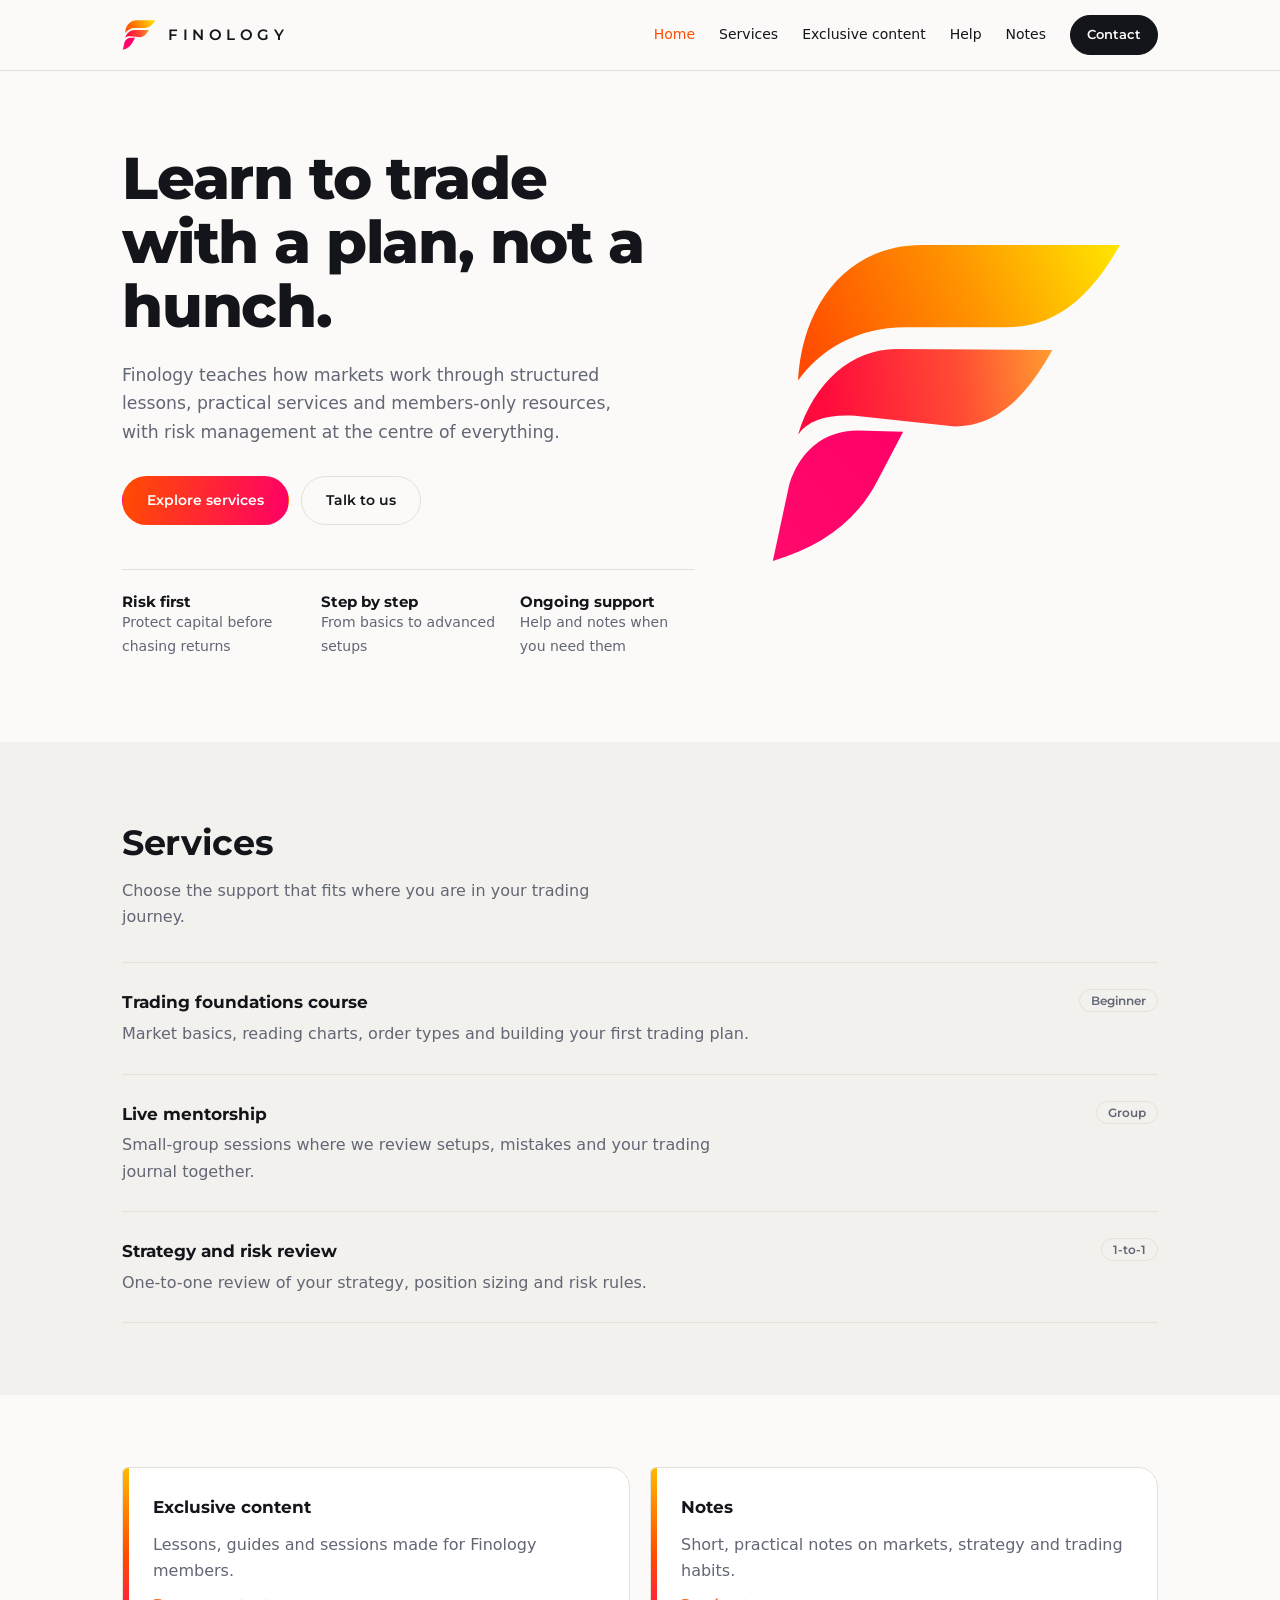
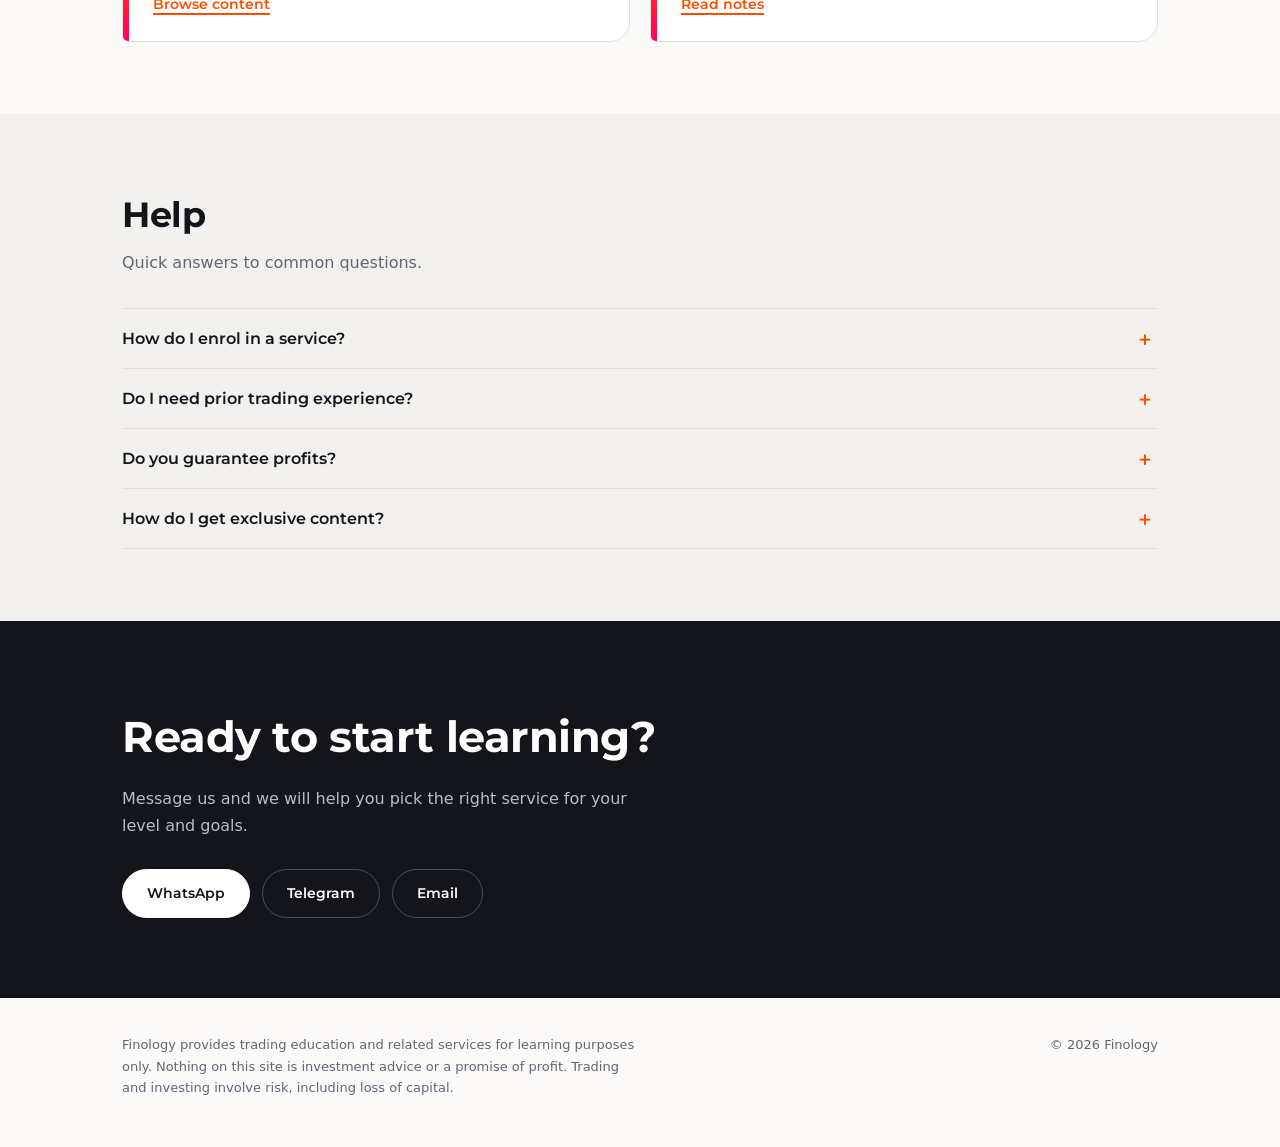
<file: index.html>
<!DOCTYPE html>
<html lang="en">
<head>
<meta charset="utf-8">
<meta name="viewport" content="width=device-width, initial-scale=1">
<title>Finology | Trading education and services</title>
<meta name="description" content="Finology offers structured trading education, practical services and exclusive resources built around risk management.">
<link rel="preconnect" href="https://fonts.googleapis.com">
<link rel="preconnect" href="https://fonts.gstatic.com" crossorigin>
<link href="https://fonts.googleapis.com/css2?family=Montserrat:wght@500;600;700;800&display=swap" rel="stylesheet">
<link rel="stylesheet" href="style.css">
</head>
<body>
<main id="top">
<section class="hero"><div class="wrap">
<div>
<h1 data-s="heroTitle"></h1>
<p class="lead" data-s="heroText"></p>
<div class="cta"><a class="btn hot" href="#services">Explore services</a><a class="btn ghost" href="#contact">Talk to us</a></div>
<div class="pts"><div><b>Risk first</b>Protect capital before chasing returns</div><div><b>Step by step</b>From basics to advanced setups</div><div><b>Ongoing support</b>Help and notes when you need them</div></div>
</div>
<svg class="logo" role="img" aria-label="Finology F mark"><use href="#mark"/></svg>
</div></section>

<section class="sec alt" id="services"><div class="wrap">
<div class="head"><h2>Services</h2><p data-s="servicesIntro"></p></div>
<div data-list="services"></div>
</div></section>

<section class="sec"><div class="wrap"><div class="tiles">
<a class="tile" href="exclusive.html"><h3>Exclusive content</h3><p data-s="exclusiveIntro"></p><span class="more">Browse content</span></a>
<a class="tile" href="notes.html"><h3>Notes</h3><p data-s="notesIntro"></p><span class="more">Read notes</span></a>
</div></div></section>

<section class="sec alt" id="help"><div class="wrap">
<div class="head"><h2>Help</h2><p data-s="helpIntro"></p></div>
<div data-list="help"></div>
</div></section>
</main>
<script src="data.js"></script>
<script src="site.js"></script>
</body>
</html>
</file>
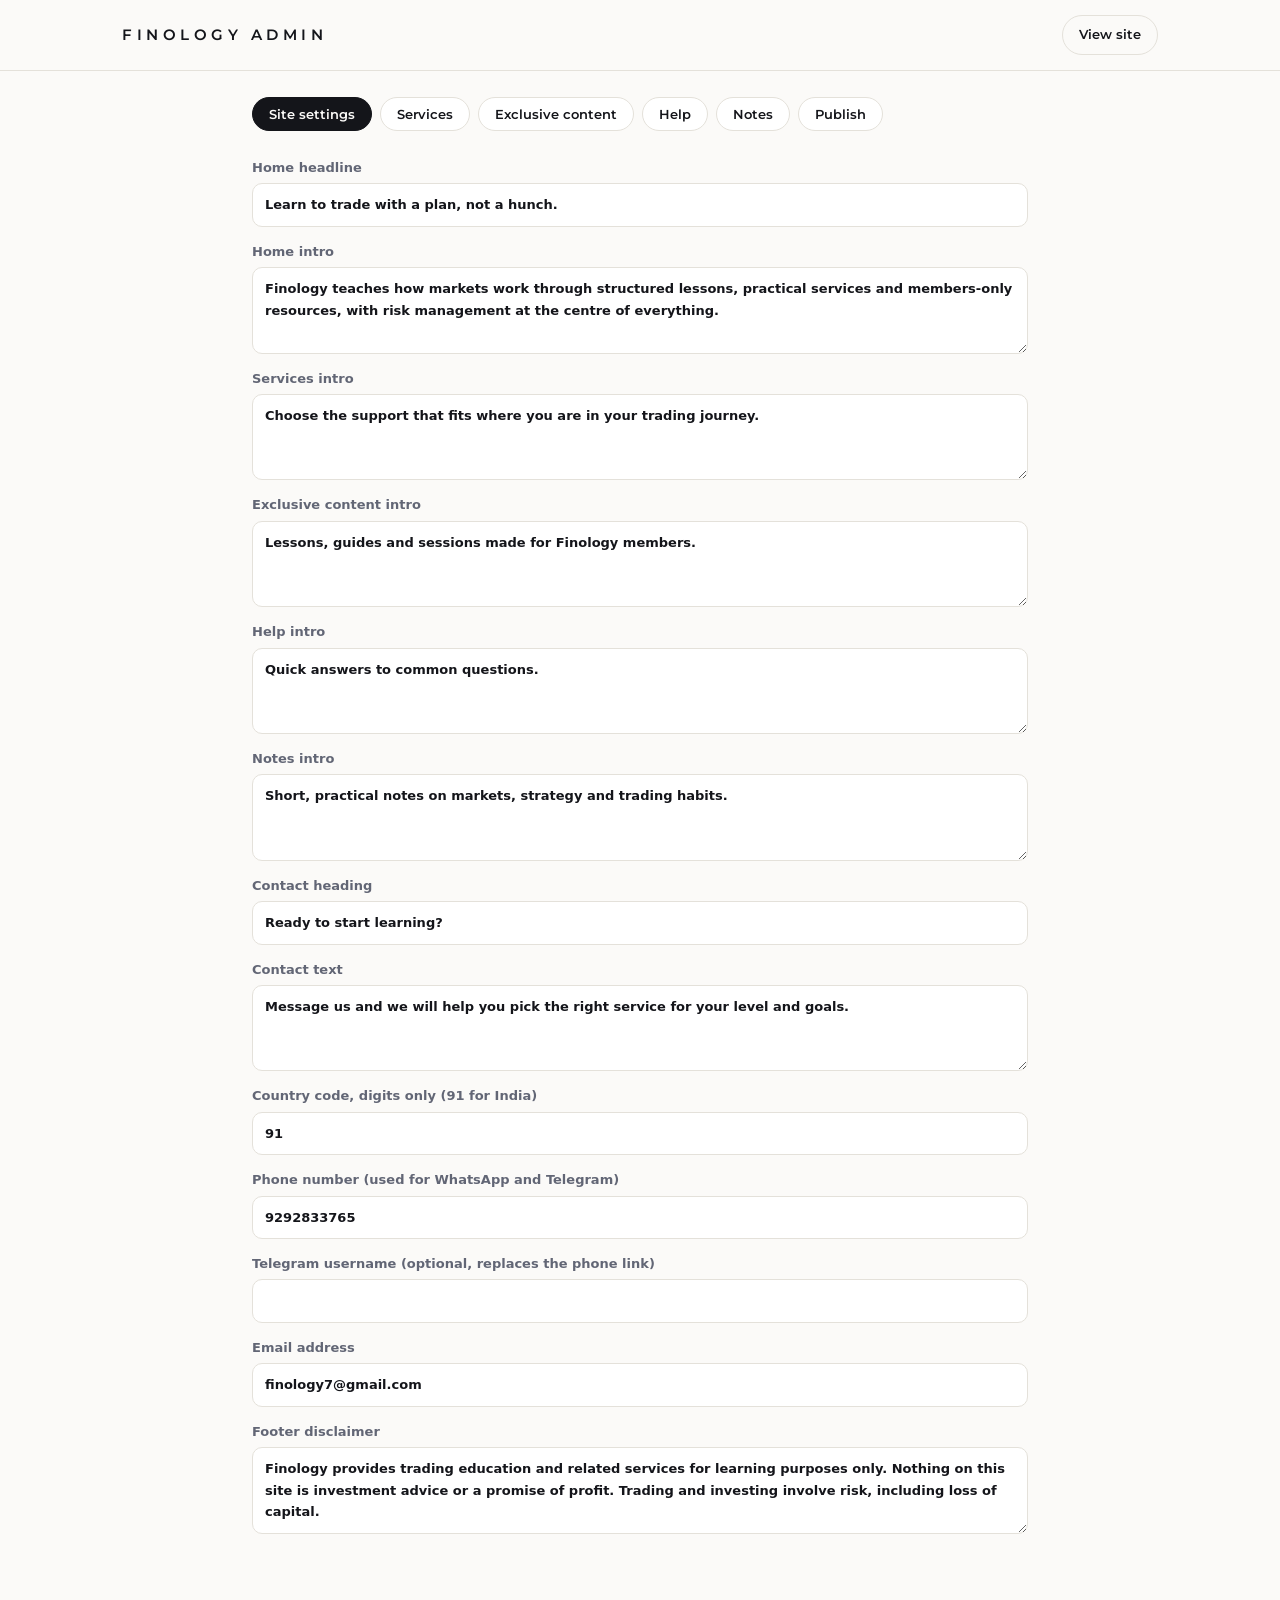
<file: admin.html>
<!DOCTYPE html>
<html lang="en">
<head>
<meta charset="utf-8">
<meta name="viewport" content="width=device-width, initial-scale=1">
<meta name="robots" content="noindex">
<title>Admin | Finology</title>
<link href="https://fonts.googleapis.com/css2?family=Montserrat:wght@500;600;700;800&display=swap" rel="stylesheet">
<link rel="stylesheet" href="style.css">
<style>
.ad{max-width:820px;padding-bottom:80px}
.tabs{display:flex;gap:8px;flex-wrap:wrap;margin:26px 0}
.tabs button{border:1px solid var(--line);background:var(--card);color:var(--ink);border-radius:999px;padding:8px 16px;font:600 13px Montserrat,sans-serif;cursor:pointer}
.tabs .on{background:var(--ink);color:var(--bg);border-color:var(--ink)}
.alert{background:var(--bg2);border:1px solid var(--flame);border-radius:12px;padding:12px 16px;font-size:14px;margin-top:22px}
.ph{display:flex;justify-content:space-between;align-items:center;gap:16px;margin-bottom:18px}
.item{display:flex;justify-content:space-between;gap:16px;align-items:center;padding:16px 0;border-top:1px solid var(--line)}
.item small{display:block;color:var(--mute);margin-top:2px}
.acts{display:flex;gap:6px;flex-shrink:0}
.acts button{border:1px solid var(--line);background:var(--card);color:var(--ink);border-radius:8px;padding:6px 10px;font-size:13px;cursor:pointer}
.acts button:last-child:hover{color:var(--rose);border-color:var(--rose)}
label{display:block;font-size:13px;font-weight:600;color:var(--mute);margin-bottom:14px}
input,textarea{display:block;width:100%;margin-top:5px;padding:10px 12px;border:1px solid var(--line);border-radius:10px;background:var(--card);color:var(--ink);font:inherit}
.hint{color:var(--mute);font-size:14px;margin:10px 0 20px}
.imgf{margin-bottom:14px}.imgf b{display:block;font-size:13px;color:var(--mute)}.thumb{display:block;max-width:100%;max-height:160px;border-radius:10px;margin:8px 0}.imgf .hint{margin:8px 0 0}
dialog{border:1px solid var(--line);border-radius:18px;padding:26px;width:min(480px,92vw);background:var(--bg);color:var(--ink)}
dialog::backdrop{background:rgba(0,0,0,.5)}
dialog h3{margin-bottom:16px}
.drow{display:flex;gap:10px;justify-content:flex-end}
@media(max-width:600px){.item{flex-direction:column;align-items:flex-start}}
</style>
</head>
<body>
<header><div class="wrap bar"><span class="brand">FINOLOGY&nbsp;ADMIN</span><a class="btn ghost sm" href="index.html">View site</a></div></header>
<main class="wrap ad"><div id="banner"></div><div class="tabs" id="tabs"></div><section id="panel"></section></main>
<dialog id="dlg"><form id="f"><h3 id="dt"></h3><div id="fields"></div><div class="drow"><button type="button" class="btn ghost sm" id="cancel">Cancel</button><button class="btn sm">Save</button></div></form></dialog>
<script src="data.js"></script>
<script>
const KEY="finology_draft",GK="finology_gh",$=s=>document.querySelector(s);
const esc=t=>String(t==null?"":t).replace(/[&<>"']/g,c=>({"&":"&amp;","<":"&lt;",">":"&gt;",'"':"&quot;","'":"&#39;"}[c]));
const clone=o=>JSON.parse(JSON.stringify(o));
let live=clone(window.SITE),draft=null,tab="settings",ed=null;
try{draft=JSON.parse(localStorage.getItem(KEY))}catch(e){}
if(!draft||!draft.settings)draft=clone(live);
const TABS=[["settings","Site settings"],["services","Services"],["exclusive","Exclusive content"],["help","Help"],["notes","Notes"],["publish","Publish"]];
const SET=[["heroTitle","Home headline"],["heroText","Home intro","t"],["servicesIntro","Services intro","t"],["exclusiveIntro","Exclusive content intro","t"],["helpIntro","Help intro","t"],["notesIntro","Notes intro","t"],["contactTitle","Contact heading"],["contactText","Contact text","t"],["countryCode","Country code, digits only (91 for India)"],["phone","Phone number (used for WhatsApp and Telegram)"],["telegramUser","Telegram username (optional, replaces the phone link)"],["email","Email address"],["footerNote","Footer disclaimer","t"]];
const S={
  services:[["title","Service name"],["desc","Description","t"],["price","Label, e.g. Beginner or a price (optional)"]],
  exclusive:[["title","Title"],["desc","Description","t"],["image","Photo (optional)","img"],["tag","Label, e.g. Video or PDF"],["link","Link (optional, starts with https://)"]],
  help:[["q","Question"],["a","Answer","t"]],
  notes:[["title","Title"],["desc","Note","t"],["image","Photo (optional)","img"],["tag","Tag (optional)"],["date","Date"]]
};
const NAME={services:"service",exclusive:"exclusive content",help:"question",notes:"note"};
const fld=(n,l,t,v)=>t==="img"?`<div class="imgf"><b>${l}</b><div id="imgbox">${v?`<img class="thumb" src="${esc(v)}" alt="" onerror="this.remove()">`:""}</div><input type="hidden" name="${n}" value="${esc(v)}"><input type="file" id="imgf" accept="image/*">${v?'<button type="button" class="btn ghost sm" id="imgrm" style="margin-top:8px">Remove photo</button>':""}<p class="hint" id="imgst"></p></div>`:`<label>${l}${t?`<textarea name="${n}" rows="3">${esc(v)}</textarea>`:`<input name="${n}" value="${esc(v)}">`}</label>`;
const dirty=()=>JSON.stringify(draft)!==JSON.stringify(live);
const flag=()=>{$("#banner").innerHTML=dirty()?'<div class="alert">You have changes that are not live yet. Open the Publish tab to put them on your site.</div>':""};
const save=()=>{try{localStorage.setItem(KEY,JSON.stringify(draft))}catch(e){}flag()};
const toJS=()=>"/* All site content lives here. The admin panel (admin.html) rewrites this file for you. */\nwindow.SITE = "+JSON.stringify(draft,null,2)+";\n";
const st=(m,bad)=>{const e=$("#st");e.textContent=m;e.style.color=bad?"var(--rose)":""};

function show(t){
  if(t)tab=t;
  $("#tabs").innerHTML=TABS.map(([k,l])=>`<button class="${k===tab?"on":""}" data-t="${k}">${l}</button>`).join("");
  const p=$("#panel");
  if(tab==="settings")p.innerHTML=SET.map(([n,l,t])=>fld(n,l,t,draft.settings[n])).join("");
  else if(tab==="publish"){
    let g={};try{g=JSON.parse(localStorage.getItem(GK))||{}}catch(e){}
    p.innerHTML=`<div class="ph"><h2>Publish</h2></div><p class="hint">Publishing saves your changes to data.js in your GitHub repo. GitHub Pages then updates the live site in about a minute. You need a GitHub token once: GitHub &rsaquo; Settings &rsaquo; Developer settings &rsaquo; Fine-grained tokens, limited to this repo with Contents set to Read and write. It stays in this browser only.</p>
<label>Repository (owner/name)<input id="gr" value="${esc(g.repo||"finology-page/Finology")}" placeholder="owner/name"></label>
<label>Branch<input id="gb" value="${esc(g.branch||"main")}"></label>
<label>Token<input id="gt" type="password" value="${esc(g.token)}" autocomplete="off"></label>
<div class="cta"><button class="btn hot" id="pub">Publish to GitHub</button></div><p id="st" class="hint"></p>`;
    $("#gr").dispatchEvent(new Event("input",{bubbles:true}));
  }else{
    const L=draft[tab];
    p.innerHTML=`<div class="ph"><h2>${TABS.find(x=>x[0]===tab)[1]}</h2><button class="btn sm" data-add>+ Add ${NAME[tab]}</button></div>`+(L.map((d,i)=>`<div class="item"><div><b>${esc(d.title||d.q)}</b><small>${esc((d.desc||d.a||"").slice(0,90))}</small></div><div class="acts"><button data-a="up" data-i="${i}" aria-label="Move up">&uarr;</button><button data-a="dn" data-i="${i}" aria-label="Move down">&darr;</button><button data-a="ed" data-i="${i}">Edit</button><button data-a="del" data-i="${i}">Delete</button></div></div>`).join("")||'<p class="empty">Nothing here yet. Add your first item.</p>');
  }
  flag();
}
function form(k,i){
  ed={k,i};const d=i>=0?draft[k][i]:{};
  if(i<0&&k==="notes")d.date=new Date().toLocaleDateString("en-GB",{day:"numeric",month:"short",year:"numeric"});
  $("#dt").textContent=(i>=0?"Edit ":"Add ")+NAME[k];
  $("#fields").innerHTML=S[k].map(([n,l,t])=>fld(n,l,t,d[n])).join("");
  $("#fields").querySelector("input,textarea").required=true;
  $("#dlg").showModal();
}
$("#f").onsubmit=e=>{
  e.preventDefault();
  const o=Object.fromEntries(new FormData(e.target)),{k,i}=ed;
  if(i>=0)draft[k][i]=o;else draft[k][k==="notes"?"unshift":"push"](o);
  save();$("#dlg").close();show();
};
$("#cancel").onclick=()=>$("#dlg").close();
$("#panel").addEventListener("input",e=>{
  if(tab==="settings"&&e.target.name){draft.settings[e.target.name]=e.target.value;save()}
  else if(tab==="publish"){try{localStorage.setItem(GK,JSON.stringify({repo:$("#gr").value.trim(),branch:$("#gb").value.trim()||"main",token:$("#gt").value.trim()}))}catch(x){}}
});

async function publish(){
  const g={repo:$("#gr").value.trim(),branch:$("#gb").value.trim()||"main",token:$("#gt").value.trim()};
  if(!g.repo||!g.token)return st("Enter the repository and token first.",true);
  try{localStorage.setItem(GK,JSON.stringify(g))}catch(e){}
  st("Publishing...");
  try{
    const api="https://api.github.com/repos/"+g.repo+"/contents/data.js",h={Authorization:"Bearer "+g.token,Accept:"application/vnd.github+json"};
    let sha;const r0=await fetch(api+"?ref="+encodeURIComponent(g.branch),{headers:h});
    if(r0.ok)sha=(await r0.json()).sha;
    else if(r0.status!==404)throw new Error("GitHub returned "+r0.status+" while reading data.js. Check the repository name, branch and token.");
    const r=await fetch(api,{method:"PUT",headers:h,body:JSON.stringify({message:"Update site content from admin panel",content:btoa(unescape(encodeURIComponent(toJS()))),branch:g.branch,sha})});
    if(!r.ok)throw new Error("GitHub returned "+r.status+" while saving. Check that the token has Contents: Read and write for this repository.");
    live=clone(draft);flag();st("Published. The live site updates in about a minute.");
  }catch(e){st(e.message,true)}
}
document.addEventListener("click",e=>{
  const b=e.target.closest("button");if(!b)return;
  if(b.dataset.t)return show(b.dataset.t);
  if("add" in b.dataset)return form(tab,-1);
  if(b.id==="imgrm"){document.querySelector("[name=image]").value="";$("#imgbox").innerHTML="";b.remove();return}
  if(b.id==="pub")return publish();
  const a=b.dataset.a,i=+b.dataset.i,L=draft[tab];
  if(a==="del"){if(confirm("Delete this item?")){L.splice(i,1);save();show()}}
  else if(a==="ed")form(tab,i);
  else if((a==="up"&&i>0)||(a==="dn"&&i<L.length-1)){const j=a==="up"?i-1:i+1;[L[i],L[j]]=[L[j],L[i]];save();show()}
});
function shrink(file){return new Promise((ok,no)=>{const u=URL.createObjectURL(file),im=new Image();im.onload=()=>{const k=Math.min(1,1200/Math.max(im.width,im.height)),c=document.createElement("canvas");c.width=Math.round(im.width*k);c.height=Math.round(im.height*k);const x=c.getContext("2d");x.fillStyle="#fff";x.fillRect(0,0,c.width,c.height);x.drawImage(im,0,0,c.width,c.height);URL.revokeObjectURL(u);ok(c.toDataURL("image/jpeg",.82).split(",")[1])};im.onerror=()=>no(new Error("That file could not be read as a photo."));im.src=u})}
document.addEventListener("change",async e=>{
  if(e.target.id!=="imgf"||!e.target.files[0])return;
  const st=$("#imgst");let g={};try{g=JSON.parse(localStorage.getItem(GK))||{}}catch(x){}
  const bad=m=>{st.textContent=m;st.style.color="var(--rose)"};
  if(!g.repo||!g.token){e.target.value="";return bad("Enter your repository and token in the Publish tab first, then try again.")}
  st.textContent="Uploading photo...";st.style.color="";
  try{
    const b64=await shrink(e.target.files[0]),path="images/"+Date.now().toString(36)+".jpg";
    const r=await fetch("https://api.github.com/repos/"+g.repo+"/contents/"+path,{method:"PUT",headers:{Authorization:"Bearer "+g.token,Accept:"application/vnd.github+json"},body:JSON.stringify({message:"Add photo from admin panel",content:b64,branch:g.branch||"main"})});
    if(!r.ok)throw new Error("GitHub returned "+r.status+" while uploading. Check the token in the Publish tab.");
    document.querySelector("[name=image]").value=path;
    $("#imgbox").innerHTML='<img class="thumb" alt="" src="data:image/jpeg;base64,'+b64+'">';
    st.textContent="Photo uploaded. Tap Save, then Publish.";
  }catch(x){bad(x.message)}
});
show();
</script>
</body>
</html>
</file>
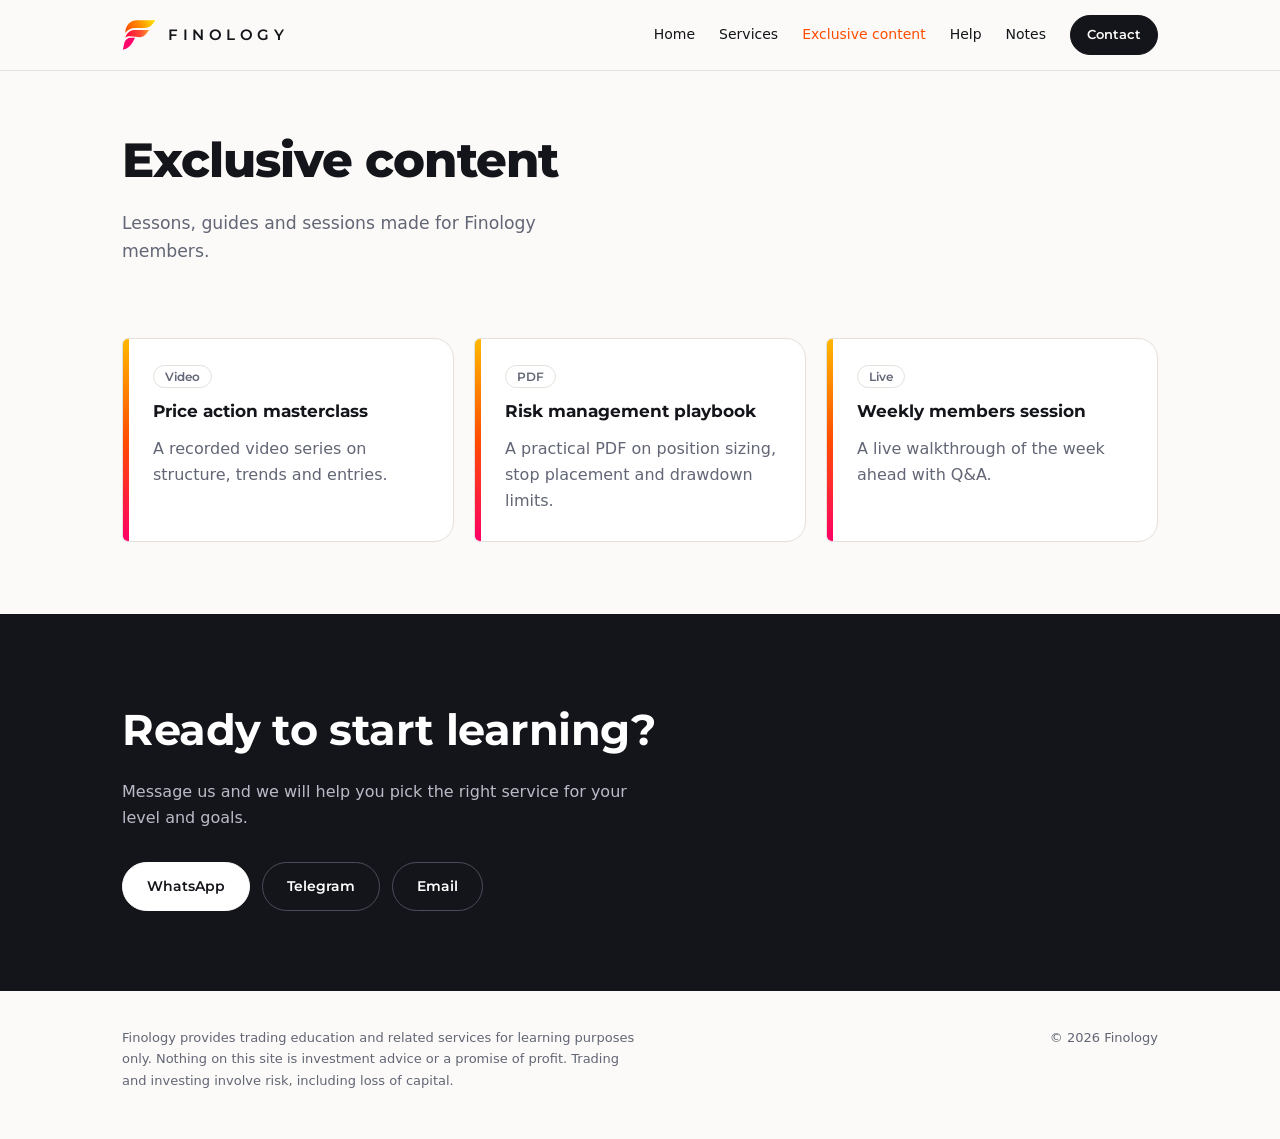
<file: exclusive.html>
<!DOCTYPE html>
<html lang="en">
<head>
<meta charset="utf-8">
<meta name="viewport" content="width=device-width, initial-scale=1">
<title>Exclusive content | Finology</title>
<link rel="preconnect" href="https://fonts.googleapis.com">
<link rel="preconnect" href="https://fonts.gstatic.com" crossorigin>
<link href="https://fonts.googleapis.com/css2?family=Montserrat:wght@500;600;700;800&display=swap" rel="stylesheet">
<link rel="stylesheet" href="style.css">
</head>
<body>
<main>
<section class="phead"><div class="wrap"><h1>Exclusive content</h1><p class="lead" data-s="exclusiveIntro"></p></div></section>
<section class="sec"><div class="wrap"><div class="tiles" data-list="exclusive"></div></div></section>
</main>
<script src="data.js"></script>
<script src="site.js"></script>
</body>
</html>
</file>
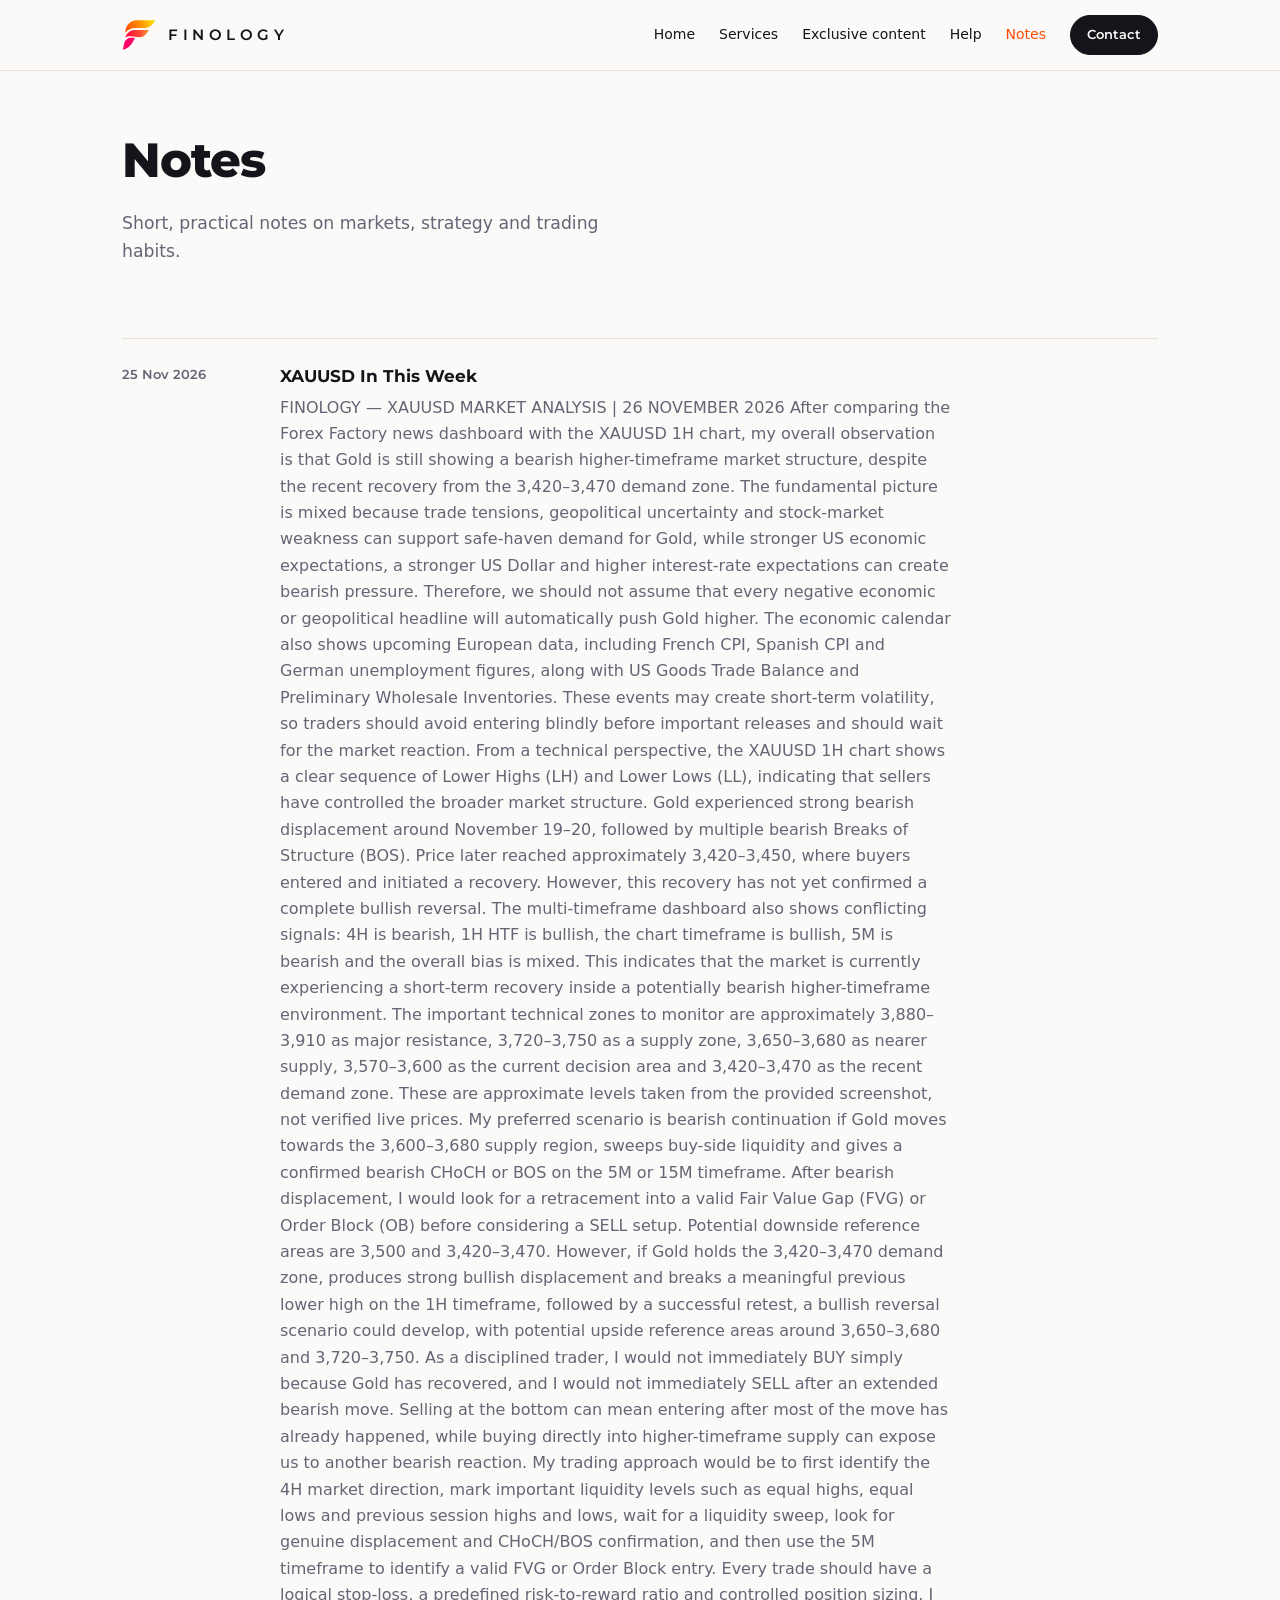
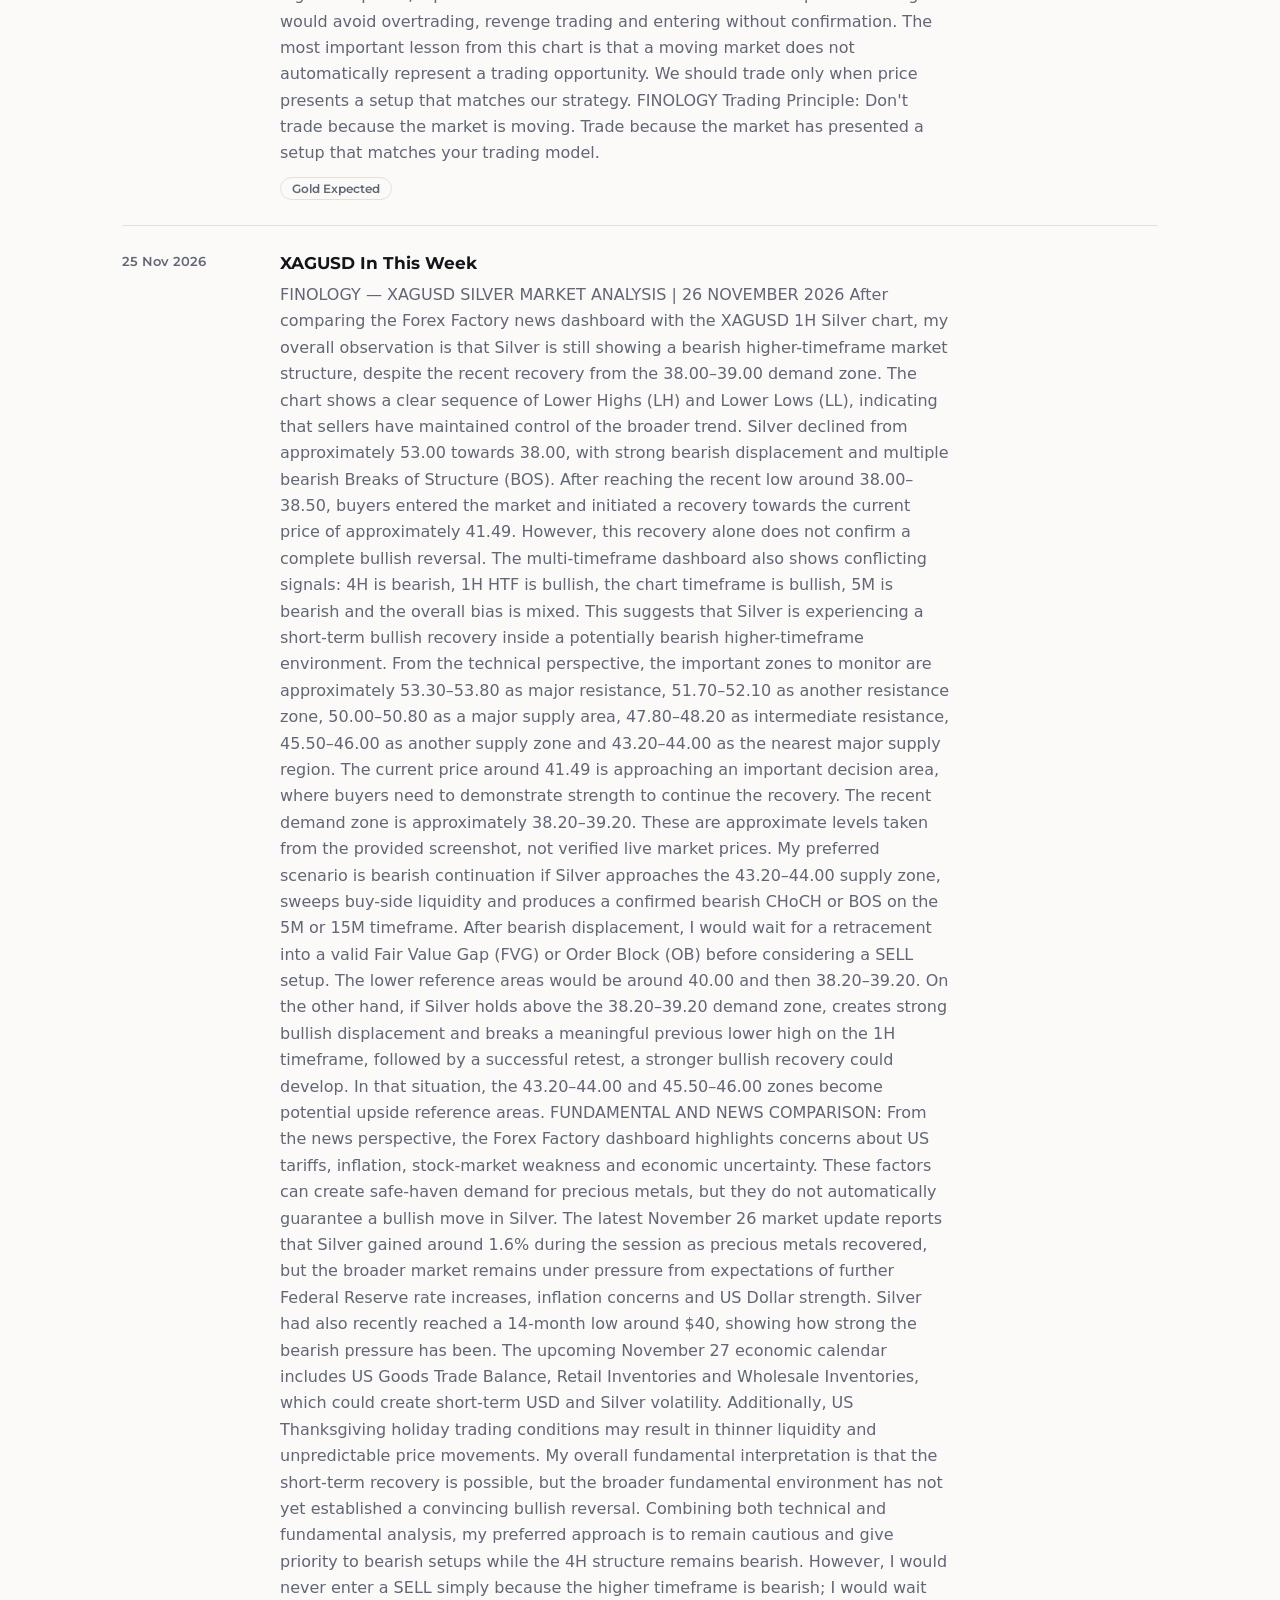
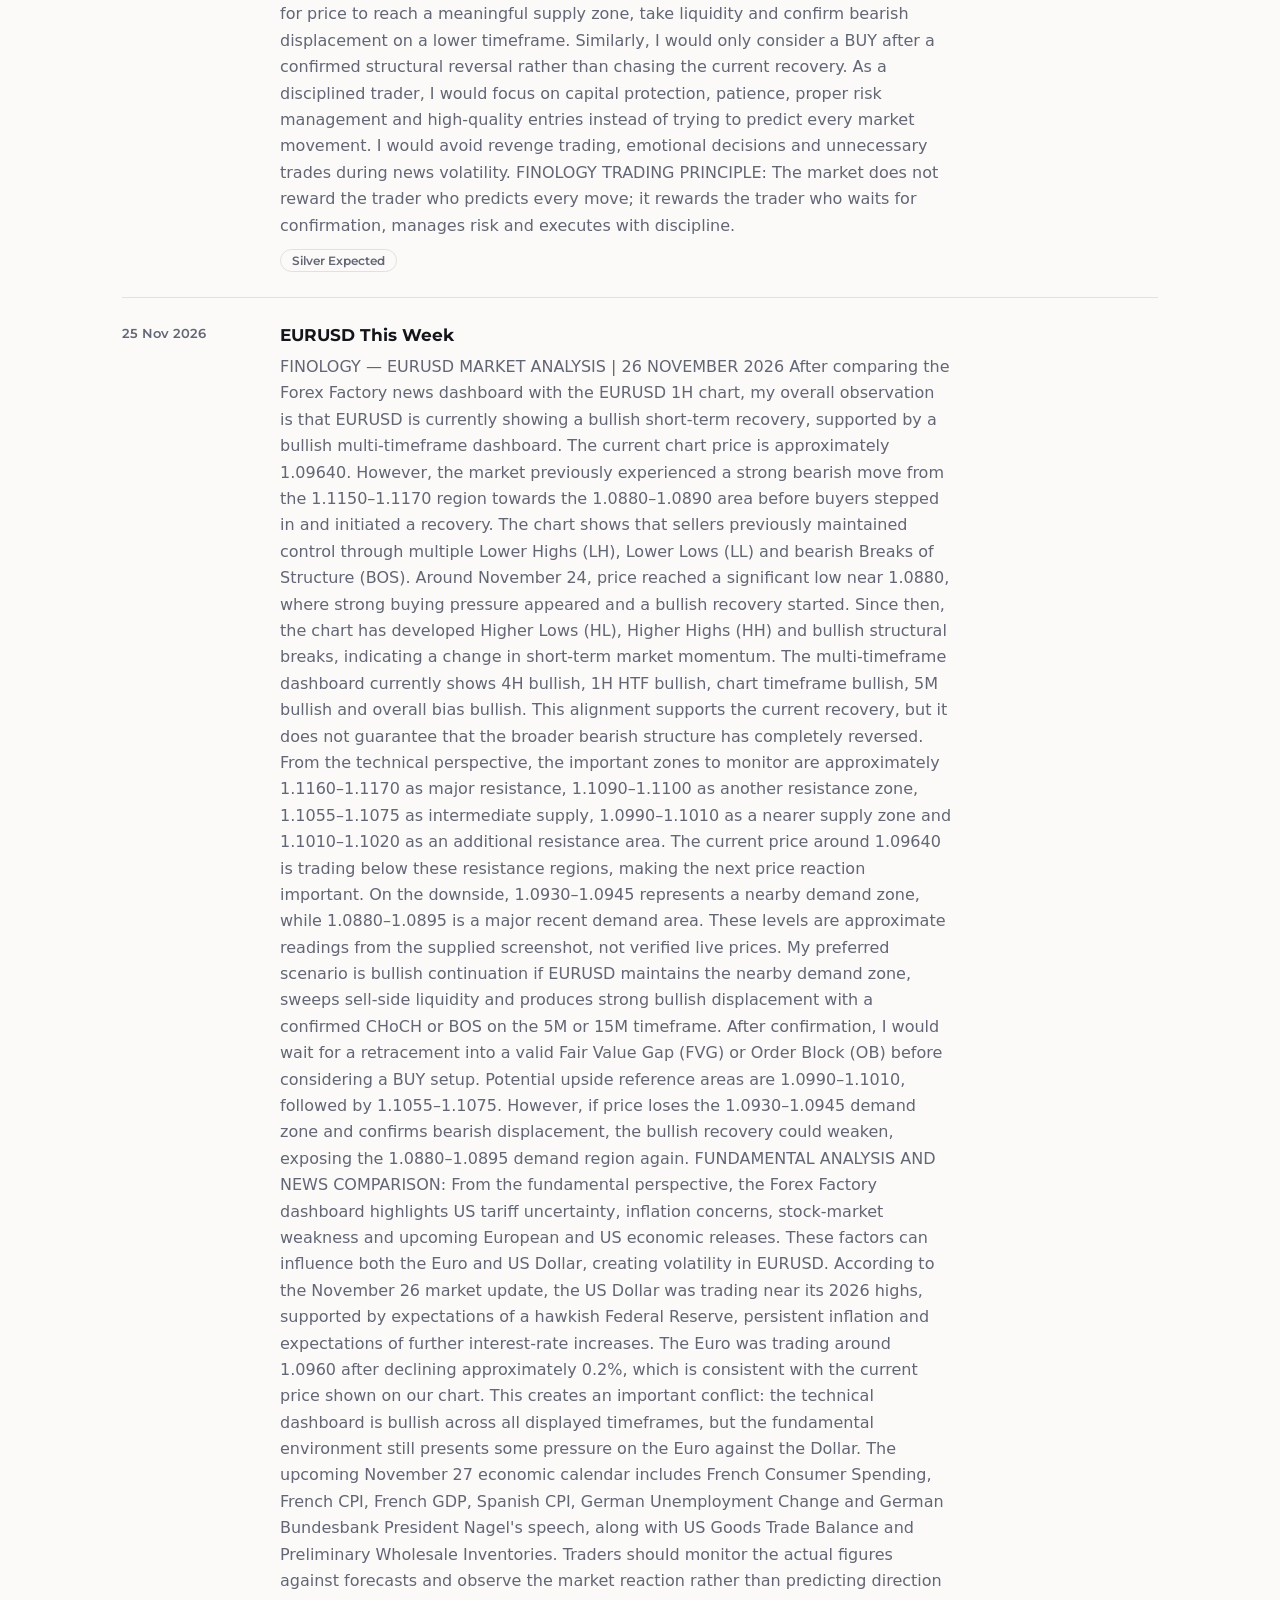
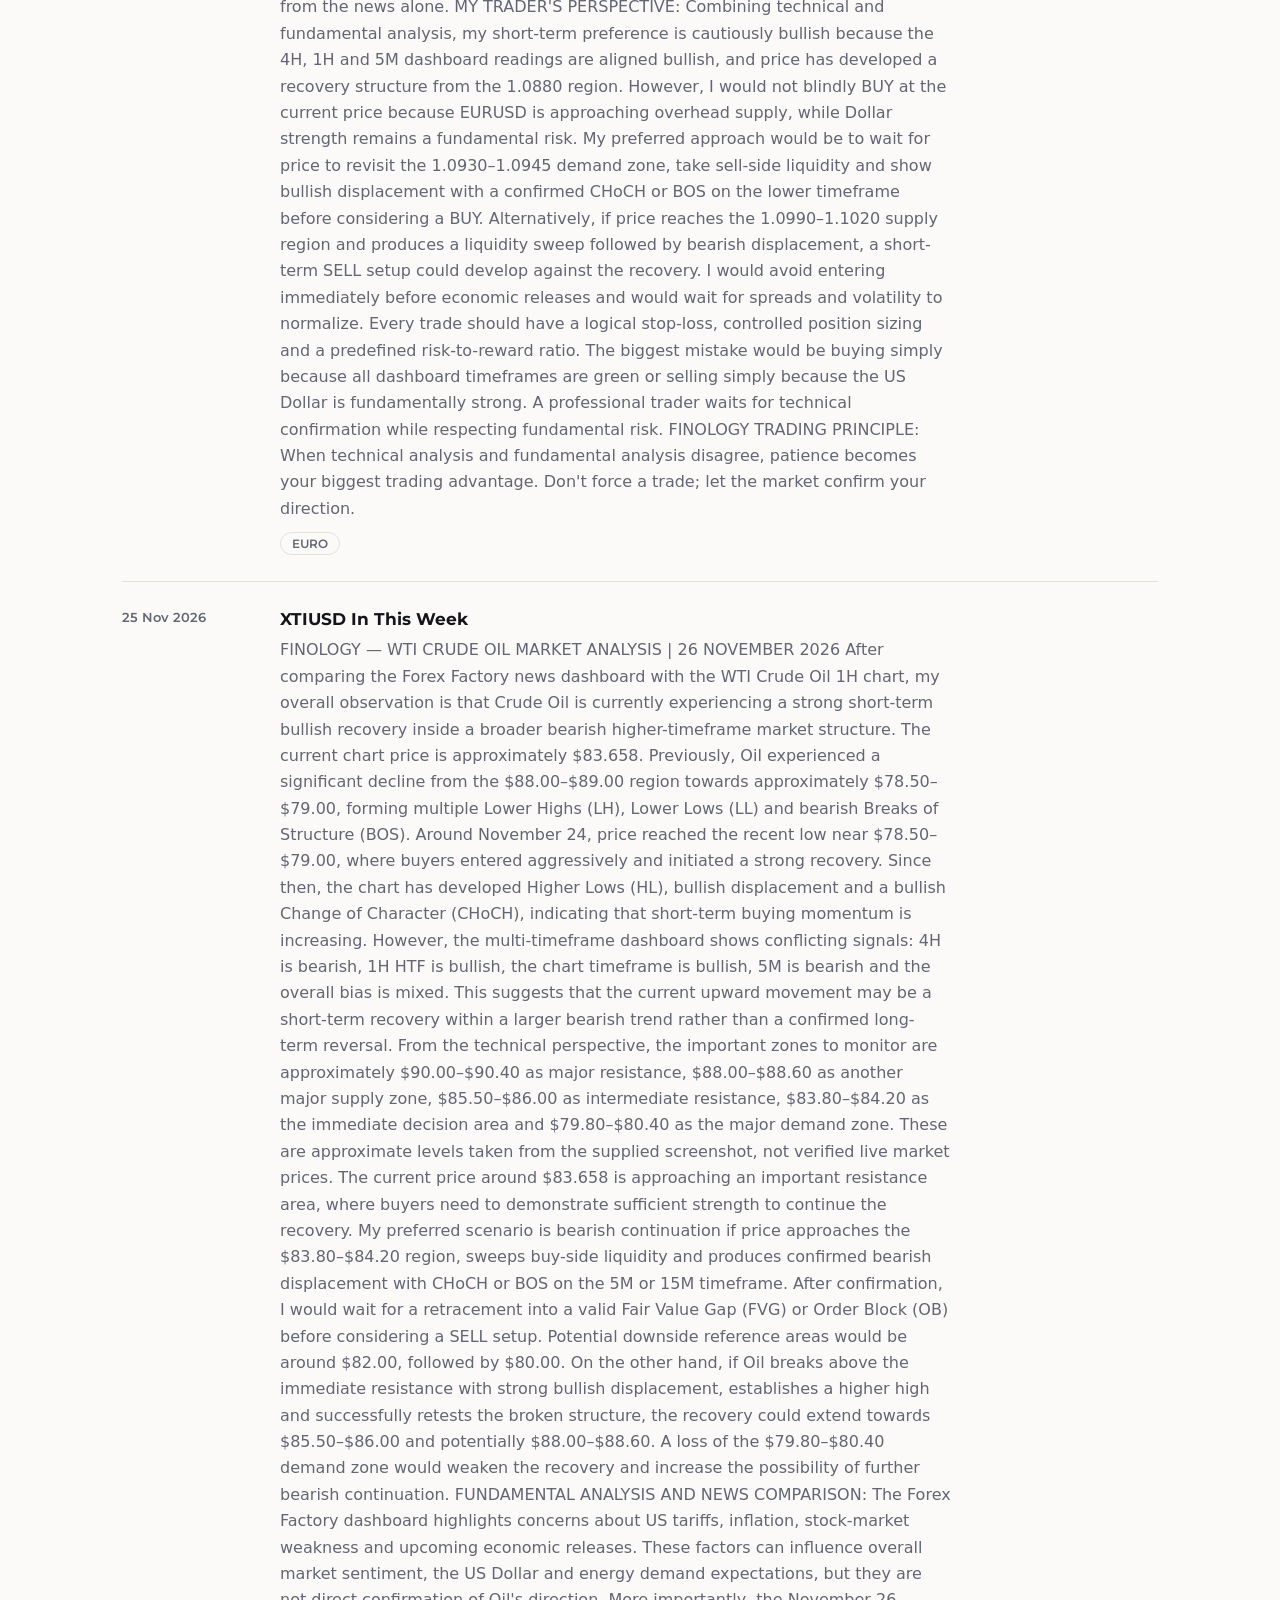
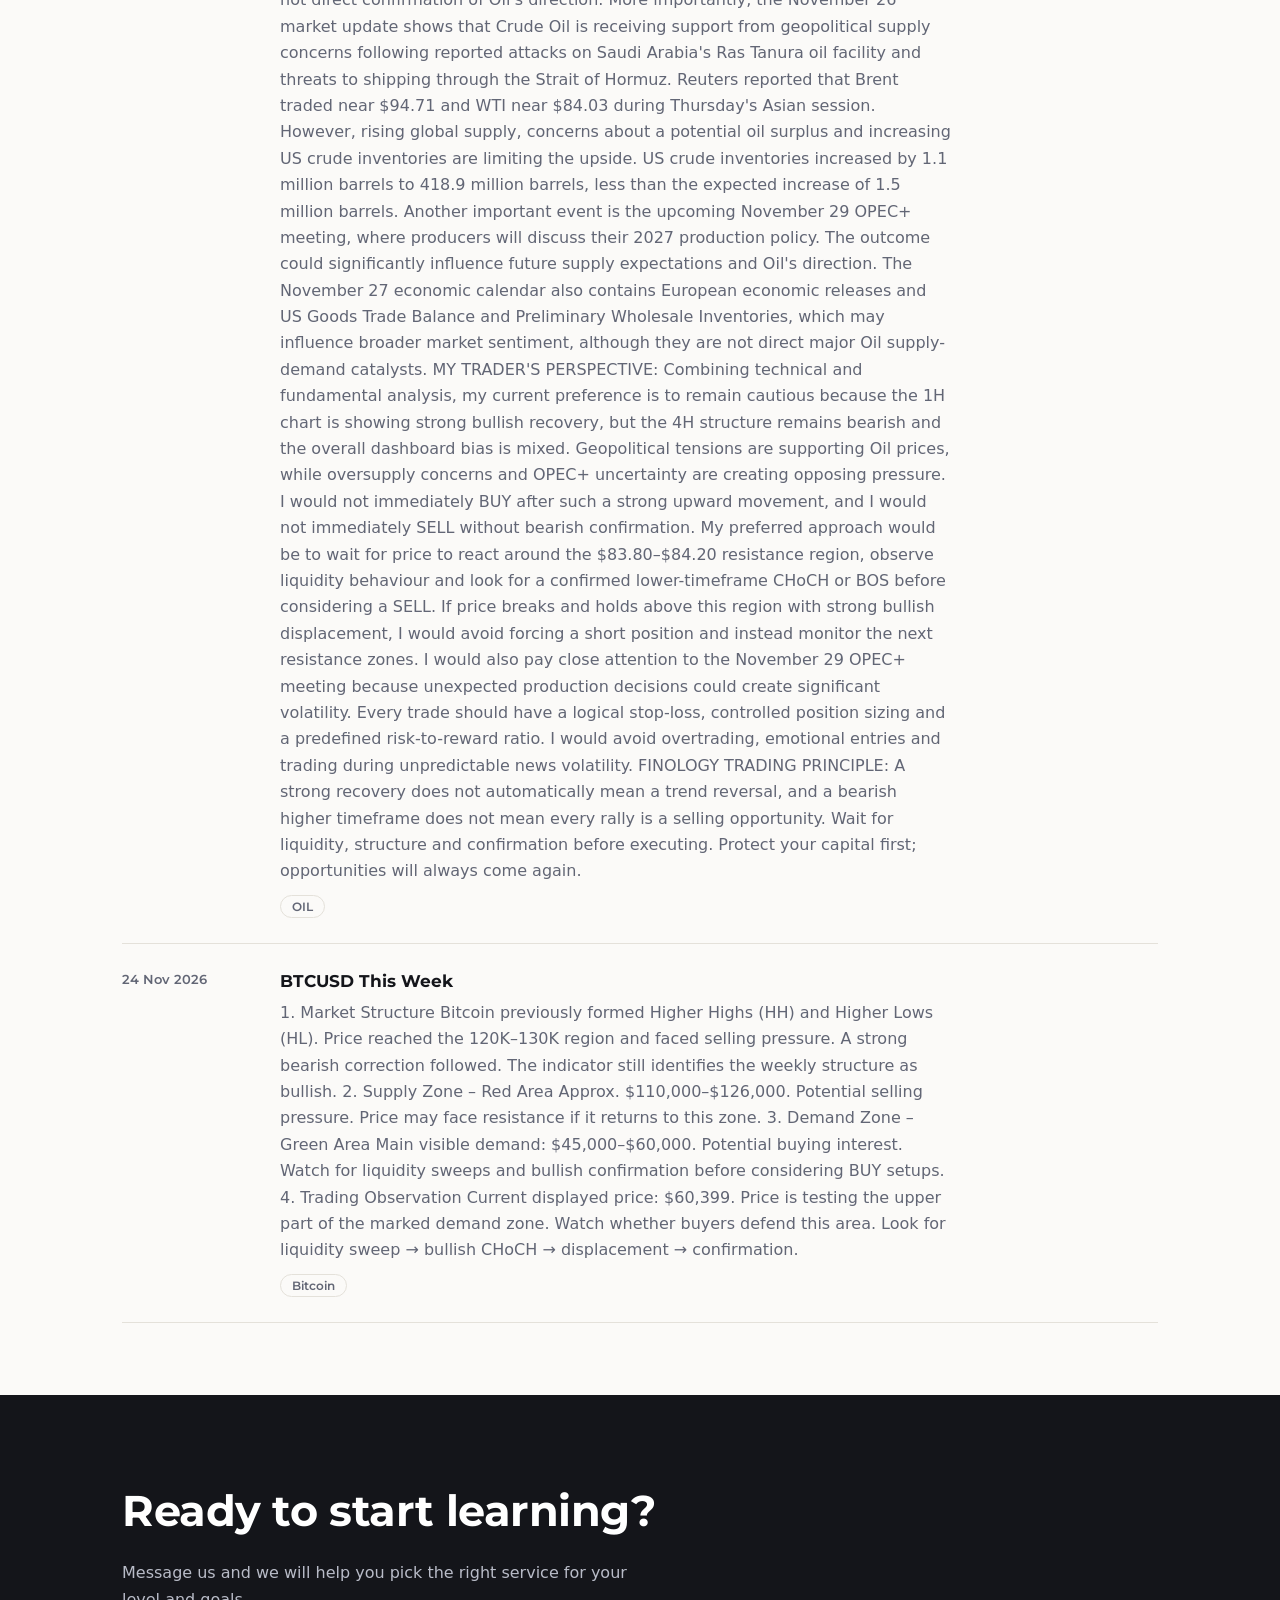
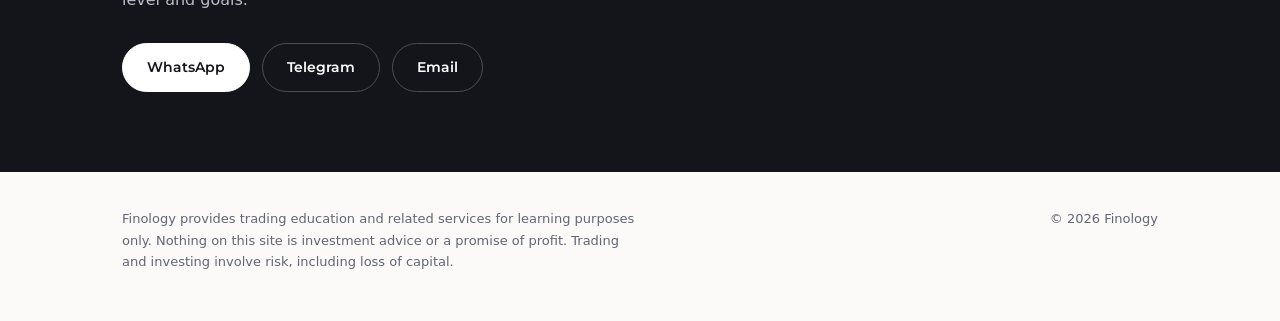
<file: notes.html>
<!DOCTYPE html>
<html lang="en">
<head>
<meta charset="utf-8">
<meta name="viewport" content="width=device-width, initial-scale=1">
<title>Notes | Finology</title>
<link rel="preconnect" href="https://fonts.googleapis.com">
<link rel="preconnect" href="https://fonts.gstatic.com" crossorigin>
<link href="https://fonts.googleapis.com/css2?family=Montserrat:wght@500;600;700;800&display=swap" rel="stylesheet">
<link rel="stylesheet" href="style.css">
</head>
<body>
<main>
<section class="phead"><div class="wrap"><h1>Notes</h1><p class="lead" data-s="notesIntro"></p></div></section>
<section class="sec"><div class="wrap"><div data-list="notes"></div></div></section>
</main>
<script src="data.js"></script>
<script src="site.js"></script>
</body>
</html>
</file>
<file: style.css>
:root{--bg:#fbfaf8;--bg2:#f3f1ed;--card:#fff;--ink:#14151a;--mute:#626675;--line:#e4e1da;--sun:#ffb800;--flame:#ff4d00;--rose:#ff0066;--inv:#14151a;color-scheme:light}
@media(prefers-color-scheme:dark){:root{--bg:#0e0f13;--bg2:#14161b;--card:#191b22;--ink:#f3f3f5;--mute:#9b9fae;--line:#272a34;--inv:#1d2029;color-scheme:dark}}
*{box-sizing:border-box;margin:0}
html{scroll-padding-top:84px}
@media(prefers-reduced-motion:no-preference){html{scroll-behavior:smooth}}
body{font:16px/1.65 system-ui,-apple-system,"Segoe UI",Roboto,sans-serif;background:var(--bg);color:var(--ink);-webkit-font-smoothing:antialiased}
h1,h2,h3,.brand,.btn{font-family:Montserrat,system-ui,sans-serif}
a{color:inherit;text-decoration:none}
p{overflow-wrap:anywhere}
:focus-visible{outline:2px solid var(--rose);outline-offset:3px}
.wrap{max-width:1080px;margin:0 auto;padding:0 22px}
header{position:sticky;top:0;z-index:20;background:var(--bg);border-bottom:1px solid var(--line)}
.bar{display:flex;align-items:center;justify-content:space-between;height:70px}
.brand{display:flex;align-items:center;gap:12px;font-weight:600;font-size:15px;letter-spacing:.3em}
.logo{width:34px;height:32px;display:block}
.links{display:flex;gap:24px;align-items:center;font-size:14px;font-weight:500}
.links a:hover,.links a[aria-current]{color:var(--flame)}
.links a.btn{color:var(--bg)}
#menu{display:none;background:none;border:1px solid var(--line);color:var(--ink);border-radius:8px;padding:6px 12px;font-size:15px;cursor:pointer}
.btn{display:inline-flex;align-items:center;justify-content:center;padding:12px 24px;border-radius:999px;border:1px solid var(--ink);background:var(--ink);color:var(--bg);font-weight:600;font-size:14px;cursor:pointer}
.btn.ghost{background:transparent;color:var(--ink);border-color:var(--line)}
.btn.hot{background:linear-gradient(100deg,var(--flame),var(--rose));border-color:transparent;color:#fff}
.btn.sm{padding:8px 16px;font-size:13px}
.cta{display:flex;gap:12px;flex-wrap:wrap}
.hero{padding:76px 0 84px}
.hero .wrap{display:grid;grid-template-columns:1.15fr .85fr;gap:40px;align-items:center}
h1{font-size:clamp(2.2rem,5.4vw,3.7rem);line-height:1.08;font-weight:800;letter-spacing:-.02em}
.lead{margin:22px 0 30px;max-width:46ch;color:var(--mute);font-size:1.08rem}
.pts{display:grid;grid-template-columns:repeat(3,1fr);gap:18px 24px;margin-top:44px;padding-top:22px;border-top:1px solid var(--line);font-size:14px;color:var(--mute)}
.pts b{display:block;color:var(--ink);font:700 15px Montserrat,sans-serif}
.hero .logo{width:min(400px,86%);height:auto;aspect-ratio:620/570;margin:auto}
.phead{padding:64px 0 0}
.phead h1{font-size:clamp(2rem,4.6vw,3rem)}
.phead .lead{margin-bottom:0}
.sec{padding:72px 0}
.sec.alt{background:var(--bg2)}
.head{margin-bottom:32px}
h2{font-size:clamp(1.6rem,3.4vw,2.2rem);font-weight:700;letter-spacing:-.01em}
.head p{color:var(--mute);margin-top:6px;max-width:52ch}
h3{font-size:1.05rem;font-weight:700}
.tag{display:inline-block;font:600 12px Montserrat,sans-serif;padding:3px 11px;border-radius:999px;border:1px solid var(--line);color:var(--mute);white-space:nowrap}
.svc{display:grid;grid-template-columns:1fr auto;gap:8px 30px;padding:26px 0;border-top:1px solid var(--line);align-items:start}
.svc:last-child{border-bottom:1px solid var(--line)}
.svc p{color:var(--mute);max-width:62ch;margin-top:4px}
.tiles{display:grid;grid-template-columns:repeat(auto-fit,minmax(300px,1fr));gap:20px}
.tile{position:relative;background:var(--card);border:1px solid var(--line);border-radius:6px 20px 20px 6px;padding:26px 26px 26px 30px;overflow:hidden;display:flex;flex-direction:column;gap:10px;align-items:flex-start}
.tile::before{content:"";position:absolute;left:0;top:0;bottom:0;width:6px;background:linear-gradient(var(--sun),var(--flame) 50%,var(--rose))}
.tile p{color:var(--mute)}
.tile .pic{display:block;width:calc(100% + 56px);max-width:none;margin:-26px -26px 8px -30px;aspect-ratio:16/10;object-fit:cover}
.note .pic{display:block;width:100%;max-width:520px;aspect-ratio:16/9;object-fit:cover;border-radius:12px;margin-top:14px}
.more{margin-top:auto;font:600 14px Montserrat,sans-serif;color:var(--flame);border-bottom:2px solid currentColor}
.faq{border-top:1px solid var(--line)}
.faq:last-of-type{border-bottom:1px solid var(--line)}
.faq summary{cursor:pointer;list-style:none;padding:20px 40px 20px 0;font:600 1rem Montserrat,sans-serif;position:relative}
.faq summary::-webkit-details-marker{display:none}
.faq summary::after{content:"+";position:absolute;right:6px;top:16px;font-size:24px;color:var(--flame);font-weight:500}
.faq[open] summary::after{content:"\2212"}
.faq p{padding:0 40px 22px 0;color:var(--mute);max-width:72ch}
.note{display:grid;grid-template-columns:130px 1fr;gap:6px 28px;padding:24px 0;border-top:1px solid var(--line)}
.note:last-child{border-bottom:1px solid var(--line)}
.note time{font:600 13px Montserrat,sans-serif;color:var(--mute);padding-top:3px}
.note p{color:var(--mute);margin-top:4px;max-width:66ch}
.note .tag{margin-top:10px}
.empty{color:var(--mute);padding:20px 0}
.contact{background:var(--inv);color:#fff;padding:80px 0}
.contact h2{font-size:clamp(1.8rem,4vw,2.7rem);max-width:20ch}
.contact p{color:#b9bcc8;margin:14px 0 30px;max-width:50ch}
.contact .btn{background:#fff;color:#14151a;border-color:#fff}
.contact .btn.ghost{background:transparent;color:#fff;border-color:#4a4e5c}
footer{padding:36px 0 48px;font-size:13px;color:var(--mute)}
footer .wrap{display:flex;gap:24px;justify-content:space-between;flex-wrap:wrap;align-items:flex-start}
footer p{max-width:62ch}
@media(max-width:760px){
#menu{display:block}
.links{display:none;position:absolute;top:100%;left:0;right:0;flex-direction:column;align-items:flex-start;gap:16px;background:var(--bg);padding:18px 22px;border-bottom:1px solid var(--line)}
.links.open{display:flex}
.hero{padding:44px 0 56px}
.hero .wrap{grid-template-columns:1fr}
.hero .logo{width:150px;order:-1;margin:0}
.note,.svc,.pts{grid-template-columns:1fr}
}
</file>
